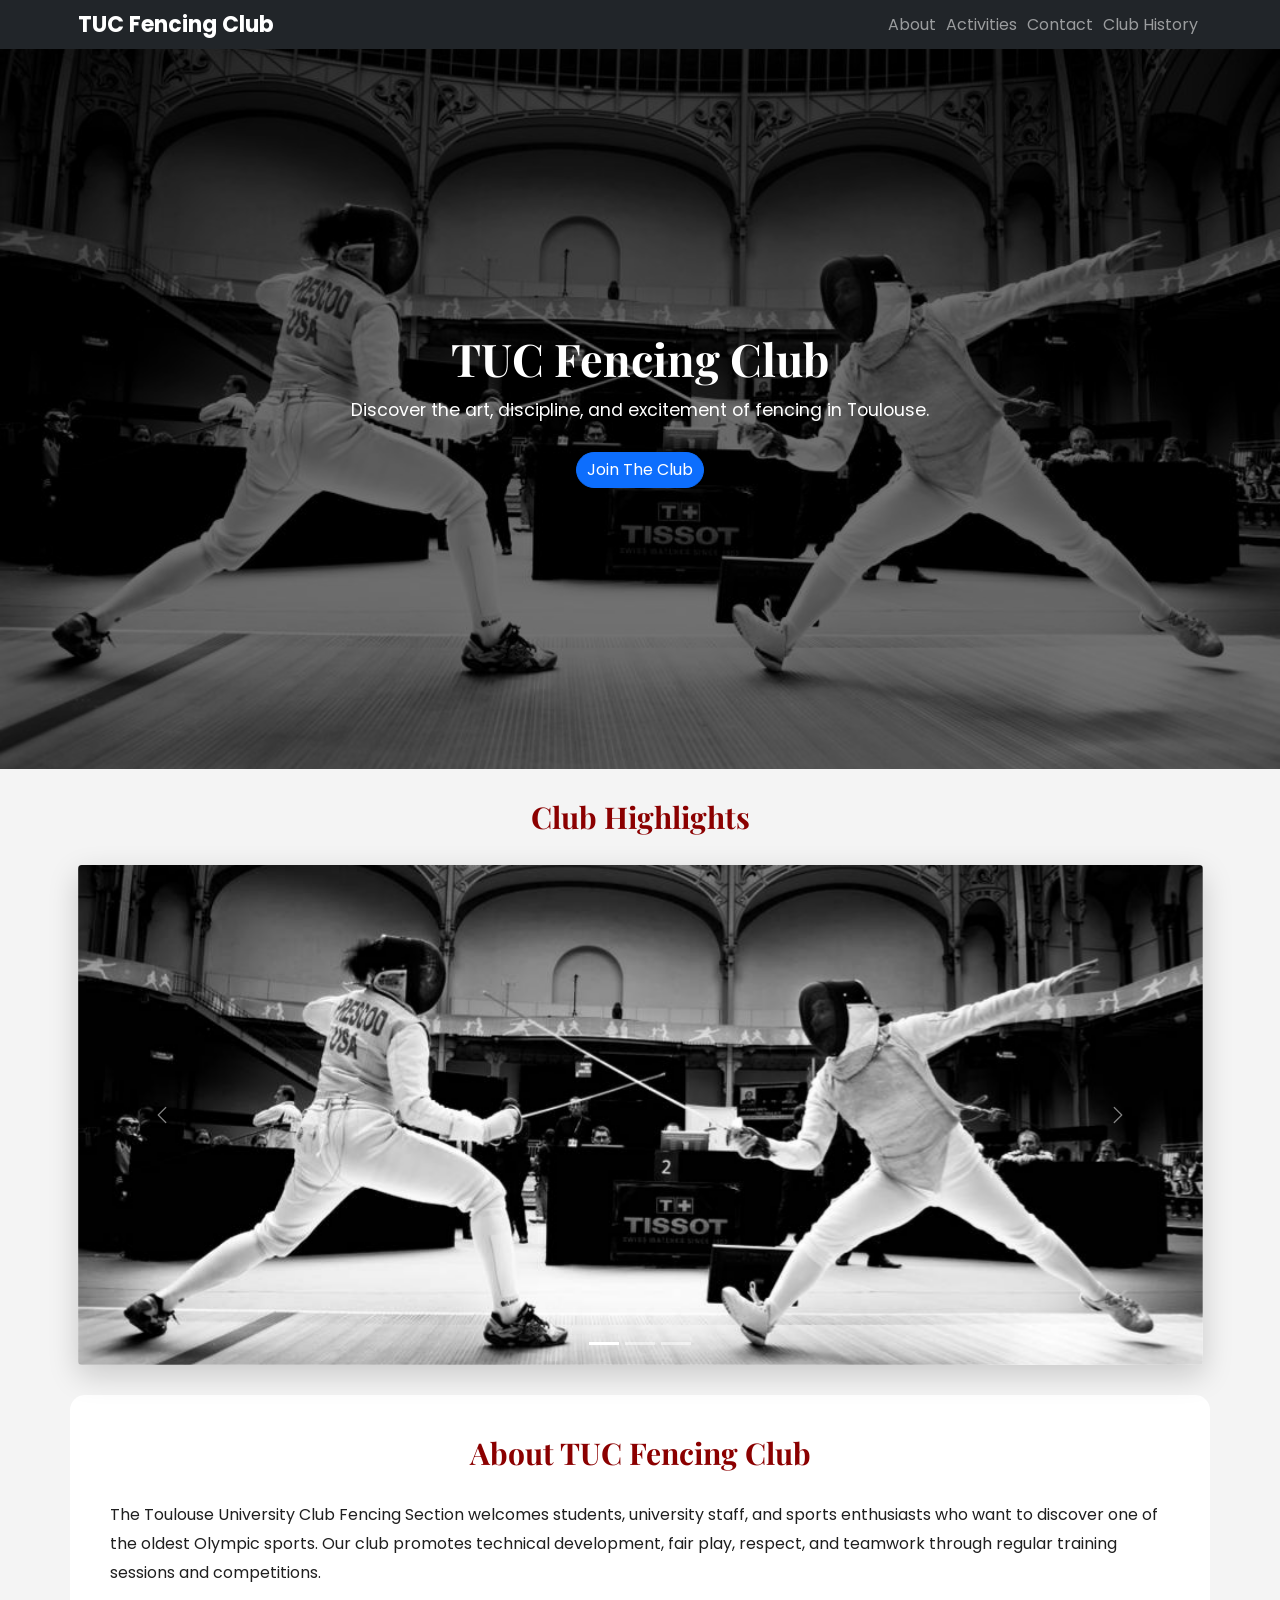
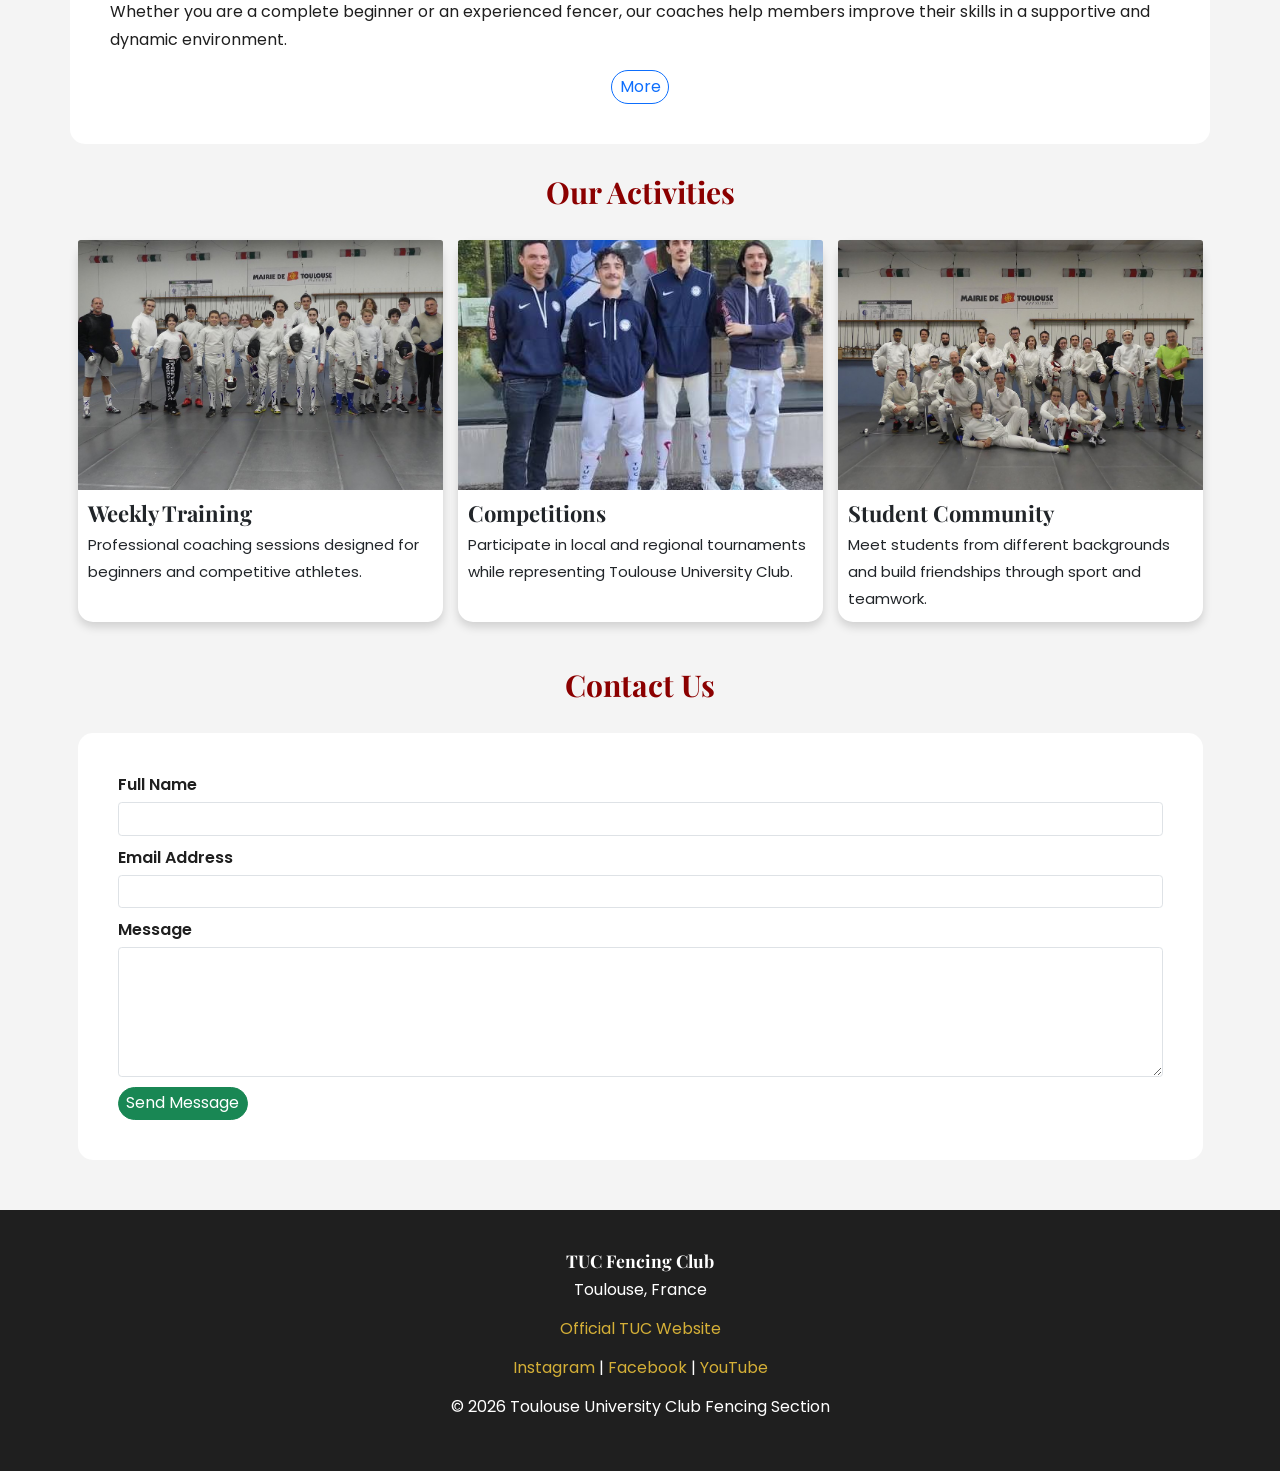
<file: index.html>
<!DOCTYPE html>
<html lang="en">

<head>
    <meta charset="UTF-8">
    <meta name="viewport" content="width=device-width, initial-scale=1.0">

    <title>TUC Fencing Club | Toulouse University Club</title>

    <!-- Bootstrap CSS -->
    <link href="https://cdn.jsdelivr.net/npm/bootstrap@5.3.3/dist/css/bootstrap.min.css" rel="stylesheet">

    <!-- Google Fonts -->
    <link href="https://fonts.googleapis.com/css2?family=Poppins:wght@300;400;600&family=Playfair+Display:wght@400;700&display=swap" rel="stylesheet">

    <!-- External CSS -->
    <link rel="stylesheet" href="style.css">
</head>

<body>

    <!-- Navbar -->
    <nav class="navbar navbar-expand-lg navbar-dark bg-dark sticky-top">

        <div class="container">

            <a class="navbar-brand fw-bold" href="#">
                TUC Fencing Club
            </a>

            <button class="navbar-toggler"
                    type="button"
                    data-bs-toggle="collapse"
                    data-bs-target="#navbarNav">

                <span class="navbar-toggler-icon"></span>

            </button>

            <div class="collapse navbar-collapse" id="navbarNav">

                <ul class="navbar-nav ms-auto">

                    <li class="nav-item">
                        <a class="nav-link" href="#about">
                            About
                        </a>
                    </li>

                    <li class="nav-item">
                        <a class="nav-link" href="#activities">
                            Activities
                        </a>
                    </li>

                    <li class="nav-item">
                        <a class="nav-link" href="#contact">
                            Contact
                        </a>
                    </li>

                    <li class="nav-item">
                        <a class="nav-link" href="about.html">
                            Club History
                        </a>
                    </li>

                </ul>

            </div>

        </div>

    </nav>

    <!-- Hero Section -->
    <header class="hero-section">

        <div class="container text-center hero-content">

            <h1 class="display-2 fw-bold">
                TUC Fencing Club
            </h1>

            <p class="fs-3 mt-3">
                Discover the art, discipline, and excitement of fencing in Toulouse.
            </p>

            <a href="#contact" class="btn btn-primary btn-lg mt-4">
                Join The Club
            </a>

        </div>

    </header>

    <!-- Carousel -->
    <section class="container my-5">

        <h2 class="section-title">
            Club Highlights
        </h2>

        <div id="tucCarousel"
             class="carousel slide shadow-lg rounded"
             data-bs-ride="carousel">

            <div class="carousel-indicators">

                <button type="button"
                        data-bs-target="#tucCarousel"
                        data-bs-slide-to="0"
                        class="active">
                </button>

                <button type="button"
                        data-bs-target="#tucCarousel"
                        data-bs-slide-to="1">
                </button>

                <button type="button"
                        data-bs-target="#tucCarousel"
                        data-bs-slide-to="2">
                </button>

            </div>

            <div class="carousel-inner">

                <div class="carousel-item active">

                    <img src="images/hero.jpg"
                         class="d-block w-100 carousel-image"
                         alt="Fencing training session">

                </div>

                <div class="carousel-item">

                    <img src="images/training.jpeg"
                         class="d-block w-100 carousel-image"
                         alt="Students practicing fencing">

                </div>

                <div class="carousel-item">

                    <img src="images/competition.jpeg"
                         class="d-block w-100 carousel-image"
                         alt="Fencing competition">

                </div>

            </div>

            <button class="carousel-control-prev"
                    type="button"
                    data-bs-target="#tucCarousel"
                    data-bs-slide="prev">

                <span class="carousel-control-prev-icon"></span>

            </button>

            <button class="carousel-control-next"
                    type="button"
                    data-bs-target="#tucCarousel"
                    data-bs-slide="next">

                <span class="carousel-control-next-icon"></span>

            </button>

        </div>

    </section>

    <!-- About Section -->
    <section id="about" class="container my-5">

        <h2 class="section-title">
            About TUC Fencing Club
        </h2>

        <p>
            The Toulouse University Club Fencing Section welcomes students,
            university staff, and sports enthusiasts who want to discover
            one of the oldest Olympic sports. Our club promotes technical
            development, fair play, respect, and teamwork through regular
            training sessions and competitions.
        </p>

        <p>
            Whether you are a complete beginner or an experienced fencer,
            our coaches help members improve their skills in a supportive
            and dynamic environment.
        </p>

        <div class="text-center mt-4">

            <button class="btn btn-outline-primary"
                    data-bs-toggle="modal"
                    data-bs-target="#historyModal">

                More

            </button>

        </div>

    </section>

    <!-- Grid Section -->
    <section id="activities" class="container my-5">

        <h2 class="section-title">
            Our Activities
        </h2>

        <div class="row">

            <div class="col-12 col-md-6 col-lg-4 mb-4">

                <div class="card h-100 shadow">

                    <img src="images/team.jpg"
                         class="card-img-top"
                         alt="Training Sessions">

                    <div class="card-body">

                        <h3 class="card-title">
                            Weekly Training
                        </h3>

                        <p class="card-text">
                            Professional coaching sessions designed for
                            beginners and competitive athletes.
                        </p>

                    </div>

                </div>

            </div>

            <div class="col-12 col-md-6 col-lg-4 mb-4">

                <div class="card h-100 shadow">

                    <img src="images/coach.jpeg"
                         class="card-img-top"
                         alt="Competitions">

                    <div class="card-body">

                        <h3 class="card-title">
                            Competitions
                        </h3>

                        <p class="card-text">
                            Participate in local and regional tournaments
                            while representing Toulouse University Club.
                        </p>

                    </div>

                </div>

            </div>

            <div class="col-12 col-md-6 col-lg-4 mb-4">

                <div class="card h-100 shadow">

                    <img src="images/club.jpg"
                         class="card-img-top"
                         alt="Club Community">

                    <div class="card-body">

                        <h3 class="card-title">
                            Student Community
                        </h3>

                        <p class="card-text">
                            Meet students from different backgrounds and
                            build friendships through sport and teamwork.
                        </p>

                    </div>

                </div>

            </div>

        </div>

    </section>

    <!-- Modal -->
    <div class="modal fade"
         id="historyModal"
         tabindex="-1">

        <div class="modal-dialog">

            <div class="modal-content">

                <div class="modal-header">

                    <h5 class="modal-title">
                        Our goal
                    </h5>

                    <button type="button"
                            class="btn-close"
                            data-bs-dismiss="modal">
                    </button>

                </div>

                <div class="modal-body">

                    <p>
                        The fencing section of Toulouse University Club
                        has introduced generations of students to the
                        values of discipline, strategy, and sportsmanship.
                        Through training, competition, and community events,
                        the club continues to promote fencing within the
                        university environment. Check our history in the specific section.
                    </p>

                </div>

                <div class="modal-footer">

                    <button type="button"
                            class="btn btn-secondary"
                            data-bs-dismiss="modal">

                        Close

                    </button>

                </div>

            </div>

        </div>

    </div>

    <!-- Contact Form -->
    <section id="contact" class="container my-5">

        <h2 class="section-title">
            Contact Us
        </h2>

        <form action="https://api.web3forms.com/submit" method="POST" class="needs-validation" novalidate>

    <input type="hidden" name="access_key" value="c835dcfb-867d-45f8-b131-39c4090571d4">

    <div class="mb-3">
        <label for="name" class="form-label">
            Full Name
        </label>
        <input type="text"
               class="form-control"
               id="name"
               name="name"
               required>
        <div class="invalid-feedback">
            Please enter your name.
        </div>
    </div>

    <div class="mb-3">
        <label for="email" class="form-label">
            Email Address
        </label>
        <input type="email"
               class="form-control"
               id="email"
               name="email"
               required>
        <div class="invalid-feedback">
            Please enter a valid email.
        </div>
    </div>

    <div class="mb-3">
        <label for="message" class="form-label">
            Message
        </label>
        <textarea class="form-control"
                  id="message"
                  name="message"
                  rows="5"
                  required></textarea>
        <div class="invalid-feedback">
            Please enter a message.
        </div>
    </div>

    <button type="submit" class="btn btn-success">
        Send Message
    </button>

</form>

    </section>

    <!-- Footer -->
    <footer class="footer-section">

        <div class="container text-center">

            <h3>
                TUC Fencing Club
            </h3>

            <p>
                Toulouse, France
            </p>

            <p>
                <a href="https://www.tuc-escrime.com" target="_blank">
                    Official TUC Website
                </a>
            </p>
            <p>
    <a href="https://www.instagram.com/" target="_blank">Instagram</a> |
    <a href="https://www.facebook.com/" target="_blank">Facebook</a> |
    <a href="https://www.youtube.com/" target="_blank">YouTube</a>
</p>

            <p>
                © 2026 Toulouse University Club Fencing Section
            </p>

        </div>

    </footer>

    <!-- Bootstrap Validation -->
    <script>
        (() => {
            'use strict'

            const forms = document.querySelectorAll('.needs-validation')

            Array.from(forms).forEach(form => {

                form.addEventListener('submit', event => {

                    if (!form.checkValidity()) {

                        event.preventDefault()
                        event.stopPropagation()

                    }

                    form.classList.add('was-validated')

                }, false)

            })

        })()
    </script>

    <!-- Bootstrap JS -->
    <script src="https://cdn.jsdelivr.net/npm/bootstrap@5.3.3/dist/js/bootstrap.bundle.min.js"></script>

</body>

</html>
</file>
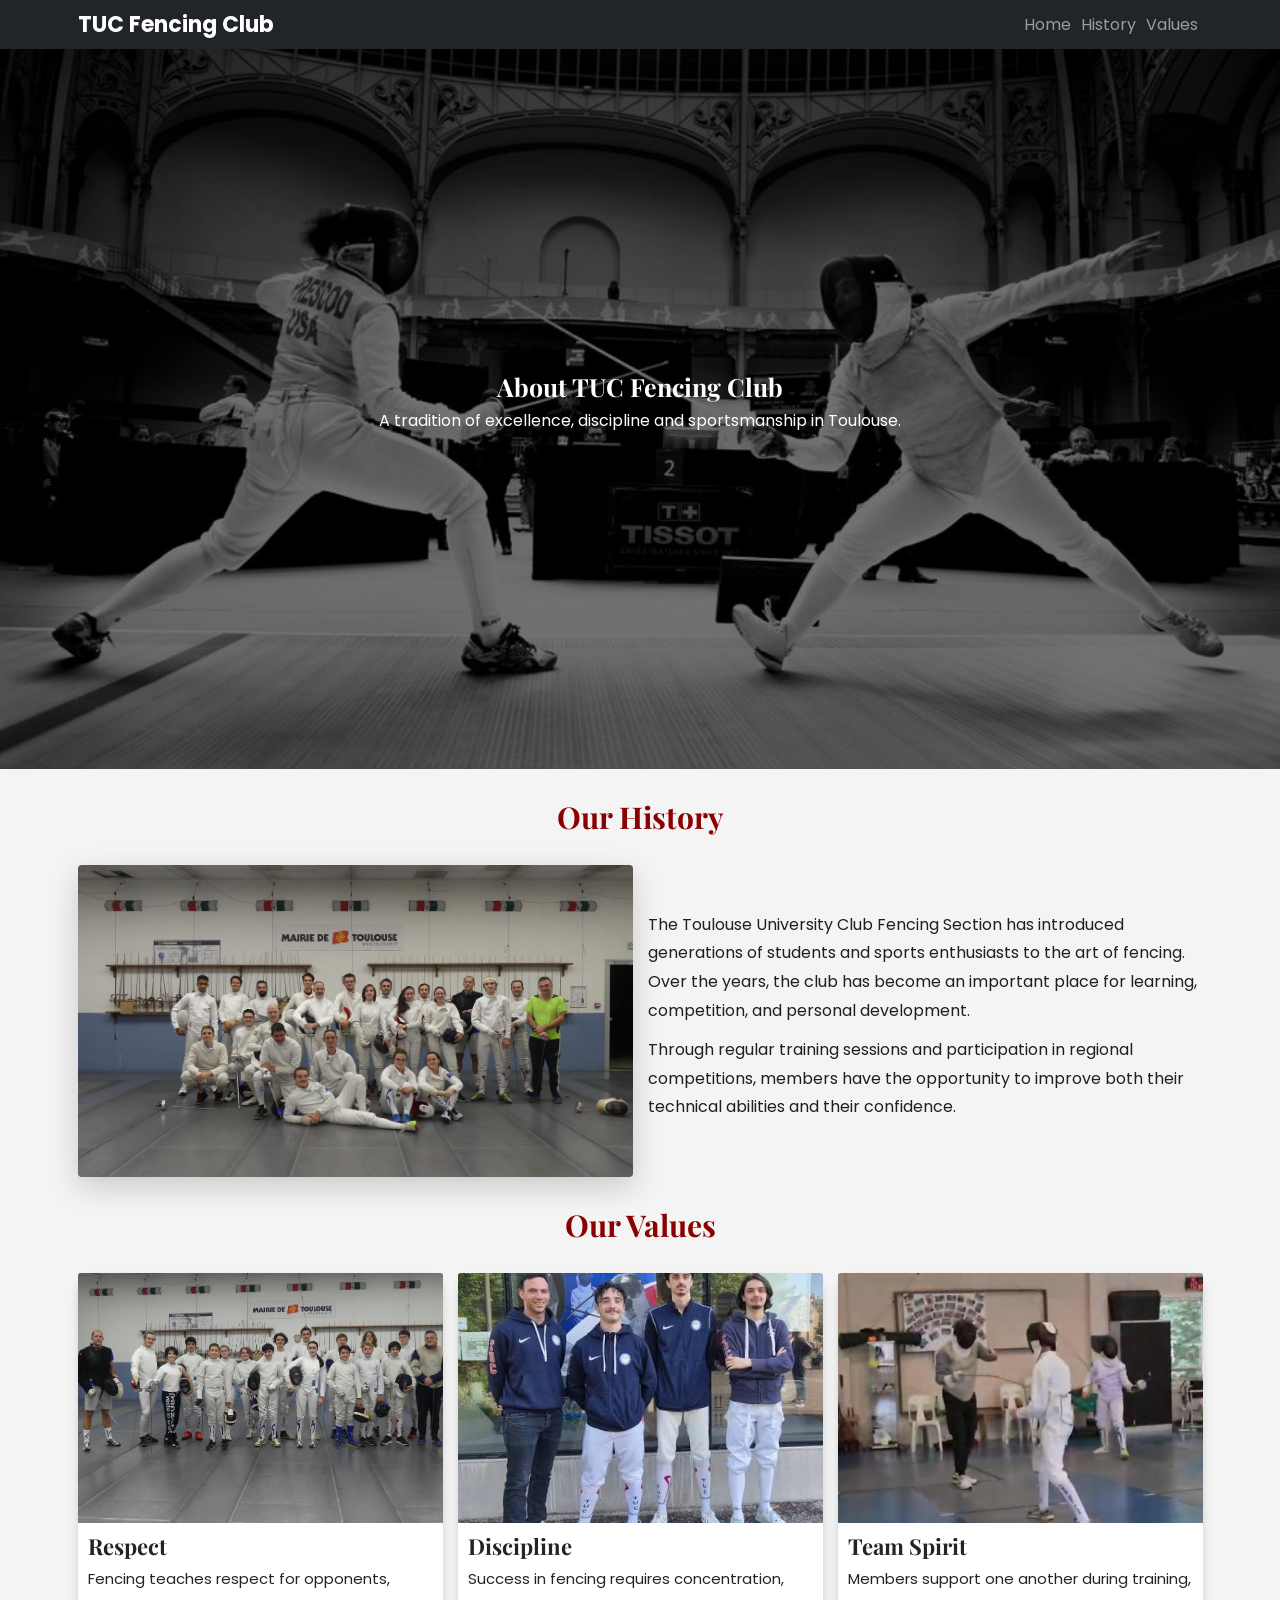
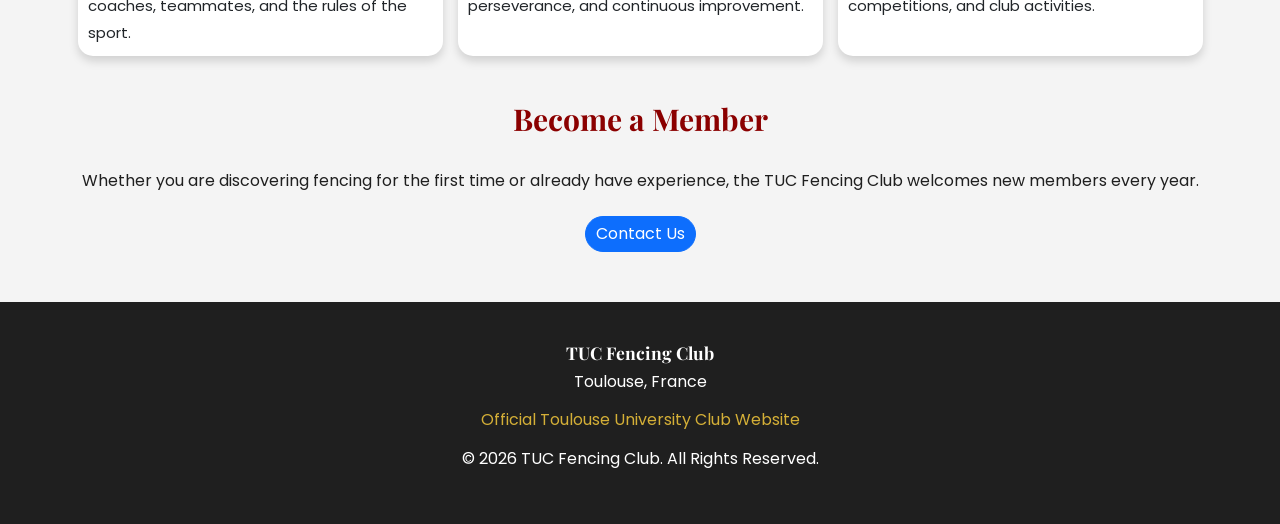
<file: about.html>
<!DOCTYPE html>
<html lang="en">

<head>

    <meta charset="UTF-8">

    <meta name="viewport" content="width=device-width, initial-scale=1.0">

    <title>About TUC Fencing Club</title>

    <!-- Bootstrap CSS -->
    <link href="https://cdn.jsdelivr.net/npm/bootstrap@5.3.3/dist/css/bootstrap.min.css" rel="stylesheet">

    <!-- Google Fonts -->
    <link href="https://fonts.googleapis.com/css2?family=Poppins:wght@300;400;600&family=Playfair+Display:wght@400;700&display=swap" rel="stylesheet">

    <!-- External CSS -->
    <link rel="stylesheet" href="style.css">

</head>

<body>

    <!-- Navbar -->

    <nav class="navbar navbar-expand-lg navbar-dark bg-dark">

        <div class="container">

            <a class="navbar-brand fw-bold" href="index.html">
                TUC Fencing Club
            </a>

            <button class="navbar-toggler"
                    type="button"
                    data-bs-toggle="collapse"
                    data-bs-target="#navbarNav">

                <span class="navbar-toggler-icon"></span>

            </button>

            <div class="collapse navbar-collapse" id="navbarNav">

                <ul class="navbar-nav ms-auto">

                    <li class="nav-item">
                        <a class="nav-link" href="index.html">
                            Home
                        </a>
                    </li>

                    <li class="nav-item">
                        <a class="nav-link" href="#history">
                            History
                        </a>
                    </li>

                    <li class="nav-item">
                        <a class="nav-link" href="#values">
                            Values
                        </a>
                    </li>

                </ul>

            </div>

        </div>

    </nav>

    <!-- Hero Section -->

    <header class="hero-section">

        <div class="container text-center hero-content">

            <h1>
                About TUC Fencing Club
            </h1>

            <p>
                A tradition of excellence, discipline and sportsmanship in Toulouse.
            </p>

        </div>

    </header>

    <!-- History Section -->

    <section id="history" class="container my-5">

        <h2 class="section-title">
            Our History
        </h2>

        <div class="row align-items-center">

            <div class="col-12 col-lg-6">

                <img src="images/club.jpg"
                     alt="TUC Fencing Club History"
                     class="img-fluid rounded shadow-lg">

            </div>

            <div class="col-12 col-lg-6 mt-4 mt-lg-0">

                <p>
                    The Toulouse University Club Fencing Section has introduced
                    generations of students and sports enthusiasts to the art
                    of fencing. Over the years, the club has become an important
                    place for learning, competition, and personal development.
                </p>

                <p>
                    Through regular training sessions and participation in
                    regional competitions, members have the opportunity to
                    improve both their technical abilities and their confidence.
                </p>

            </div>

        </div>

    </section>

    <!-- Values Section -->

    <section id="values" class="container my-5">

        <h2 class="section-title">
            Our Values
        </h2>

        <div class="row">

            <div class="col-12 col-md-4 mb-4">

                <div class="card h-100 shadow">

                    <img src="images/team.jpg"
                         class="card-img-top"
                         alt="Respect">

                    <div class="card-body">

                        <h3 class="card-title">
                            Respect
                        </h3>

                        <p class="card-text">
                            Fencing teaches respect for opponents, coaches,
                            teammates, and the rules of the sport.
                        </p>

                    </div>

                </div>

            </div>

            <div class="col-12 col-md-4 mb-4">

                <div class="card h-100 shadow">

                    <img src="images/coach.jpeg"
                         class="card-img-top"
                         alt="Discipline">

                    <div class="card-body">

                        <h3 class="card-title">
                            Discipline
                        </h3>

                        <p class="card-text">
                            Success in fencing requires concentration,
                            perseverance, and continuous improvement.
                        </p>

                    </div>

                </div>

            </div>

            <div class="col-12 col-md-4 mb-4">

                <div class="card h-100 shadow">

                    <img src="images/training.jpeg"
                         class="card-img-top"
                         alt="Team Spirit">

                    <div class="card-body">

                        <h3 class="card-title">
                            Team Spirit
                        </h3>

                        <p class="card-text">
                            Members support one another during training,
                            competitions, and club activities.
                        </p>

                    </div>

                </div>

            </div>

        </div>

    </section>

    <!-- Join Section -->

    <section class="container my-5 text-center">

        <h2 class="section-title">
            Become a Member
        </h2>

        <p>
            Whether you are discovering fencing for the first time or already
            have experience, the TUC Fencing Club welcomes new members every year.
        </p>

        <a href="index.html#contact"
           class="btn btn-primary btn-lg mt-3">

            Contact Us

        </a>

    </section>

    <!-- Footer -->

    <footer class="footer-section">

        <div class="container">

            <h3>
                TUC Fencing Club
            </h3>

            <p>
                Toulouse, France
            </p>

            <p>
                <a href="https://www.tuc.org" target="_blank">
                    Official Toulouse University Club Website
                </a>
            </p>

            <p>
                © 2026 TUC Fencing Club. All Rights Reserved.
            </p>

        </div>

    </footer>

    <!-- Bootstrap JS -->

    <script src="https://cdn.jsdelivr.net/npm/bootstrap@5.3.3/dist/js/bootstrap.bundle.min.js"></script>

</body>

</html>
</file>
<file: style.css>
/* =========================
   CSS VARIABLES
========================= */

:root{
    --primary-color:#8b0000;
    --secondary-color:#f4f4f4;
    --dark-color:#1f1f1f;
    --light-color:#ffffff;
    --accent-color:#d4af37;
}

/* =========================
   GENERAL STYLES
========================= */

html{
    font-size:62.5%;
    scroll-behavior:smooth;
}

body{
    font-family:'Poppins', sans-serif;
    font-size:1.6rem;
    color:var(--dark-color);
    background-color:var(--secondary-color);
    margin:0;
    padding:0;
}

/* =========================
   TYPOGRAPHY
========================= */

h1,
h2,
h3{
    font-family:'Playfair Display', serif;
    font-weight:700;
    color:var(--primary-color);
}

p{
    line-height:1.8;
}

.section-title{
    text-align:center;
    margin-bottom:3rem;
    font-size:3rem;
}

/* =========================
   HERO SECTION
========================= */

.hero-section{

    background-image:url("images/hero.jpg");
    background-size:cover;
    background-position:center;

    min-height:80vh;

    display:flex;
    align-items:center;
    justify-content:center;

    text-align:center;

    padding:4rem;

    position:relative;

    animation:fadeInHero 2s ease-in-out;
}

.hero-section::before{

    content:"";

    position:absolute;

    top:0;
    left:0;

    width:100%;
    height:100%;

    background-color:rgba(0,0,0,0.55);
}

.hero-content{

    position:relative;
    z-index:2;

    color:white;
}

.hero-content h1{
    color:white;
}

.hero-content p{
    color:white;
}

/* =========================
   ANIMATION
========================= */

@keyframes fadeInHero{

    from{
        opacity:0;
        transform:translateX(-3rem);
    }

    to{
        opacity:1;
        transform:translateX(0);
    }

}

/* =========================
   NAVBAR
========================= */

.navbar-brand{
    font-size:2.2rem;
}

.nav-link{
    font-size:1.6rem;
}

.nav-link:hover{
    color:var(--accent-color);
}

/* =========================
   CAROUSEL
========================= */

.carousel{
    border-radius:1.5rem;
    overflow:hidden;
}

.carousel-image{

    height:50rem;

    object-fit:cover;
}

/* =========================
   ABOUT SECTION
========================= */

#about{

    background-color:var(--light-color);

    padding:4rem;

    border-radius:1.5rem;
}

/* =========================
   CARDS SECTION
========================= */

.card{

    border:none;

    border-radius:1.5rem;

    transition:0.4s;
}

.card:hover{

    transform:translateY(-1rem);
}

.card-img-top{

    height:25rem;

    object-fit:cover;
}

.card-title{

    font-size:2.2rem;
}

.card-text{

    font-size:1.5rem;
}

/* =========================
   MODAL
========================= */

.modal-content{

    border-radius:1.5rem;
}

/* =========================
   CONTACT FORM
========================= */

form{

    background-color:var(--light-color);

    padding:4rem;

    border-radius:1.5rem;
}

.form-control{

    font-size:1.6rem;
}

.form-label{

    font-weight:600;
}

/* =========================
   BUTTONS
========================= */

.btn{

    border-radius:5rem;

    font-size:1.6rem;
}

/* =========================
   FOOTER
========================= */

.footer-section{

    background-color:var(--dark-color);

    color:white;

    text-align:center;

    padding:4rem;

    margin-top:5rem;
}

.footer-section h3{
    color:white;
}

.footer-section a{

    color:var(--accent-color);

    text-decoration:none;
}

.footer-section a:hover{

    color:white;
}

/* =========================
   RESPONSIVE DESIGN
========================= */

@media (max-width: 992px){

    .hero-section{

        min-height:60vh;
    }

    .hero-content h1{

        font-size:4.5rem;
    }

    .carousel-image{

        height:35rem;
    }

}

@media (max-width: 768px){

    .hero-content h1{

        font-size:3.8rem;
    }

    .hero-content p{

        font-size:2rem;
    }

    .carousel-image{

        height:25rem;
    }

    .section-title{

        font-size:2.5rem;
    }

}
</file>
